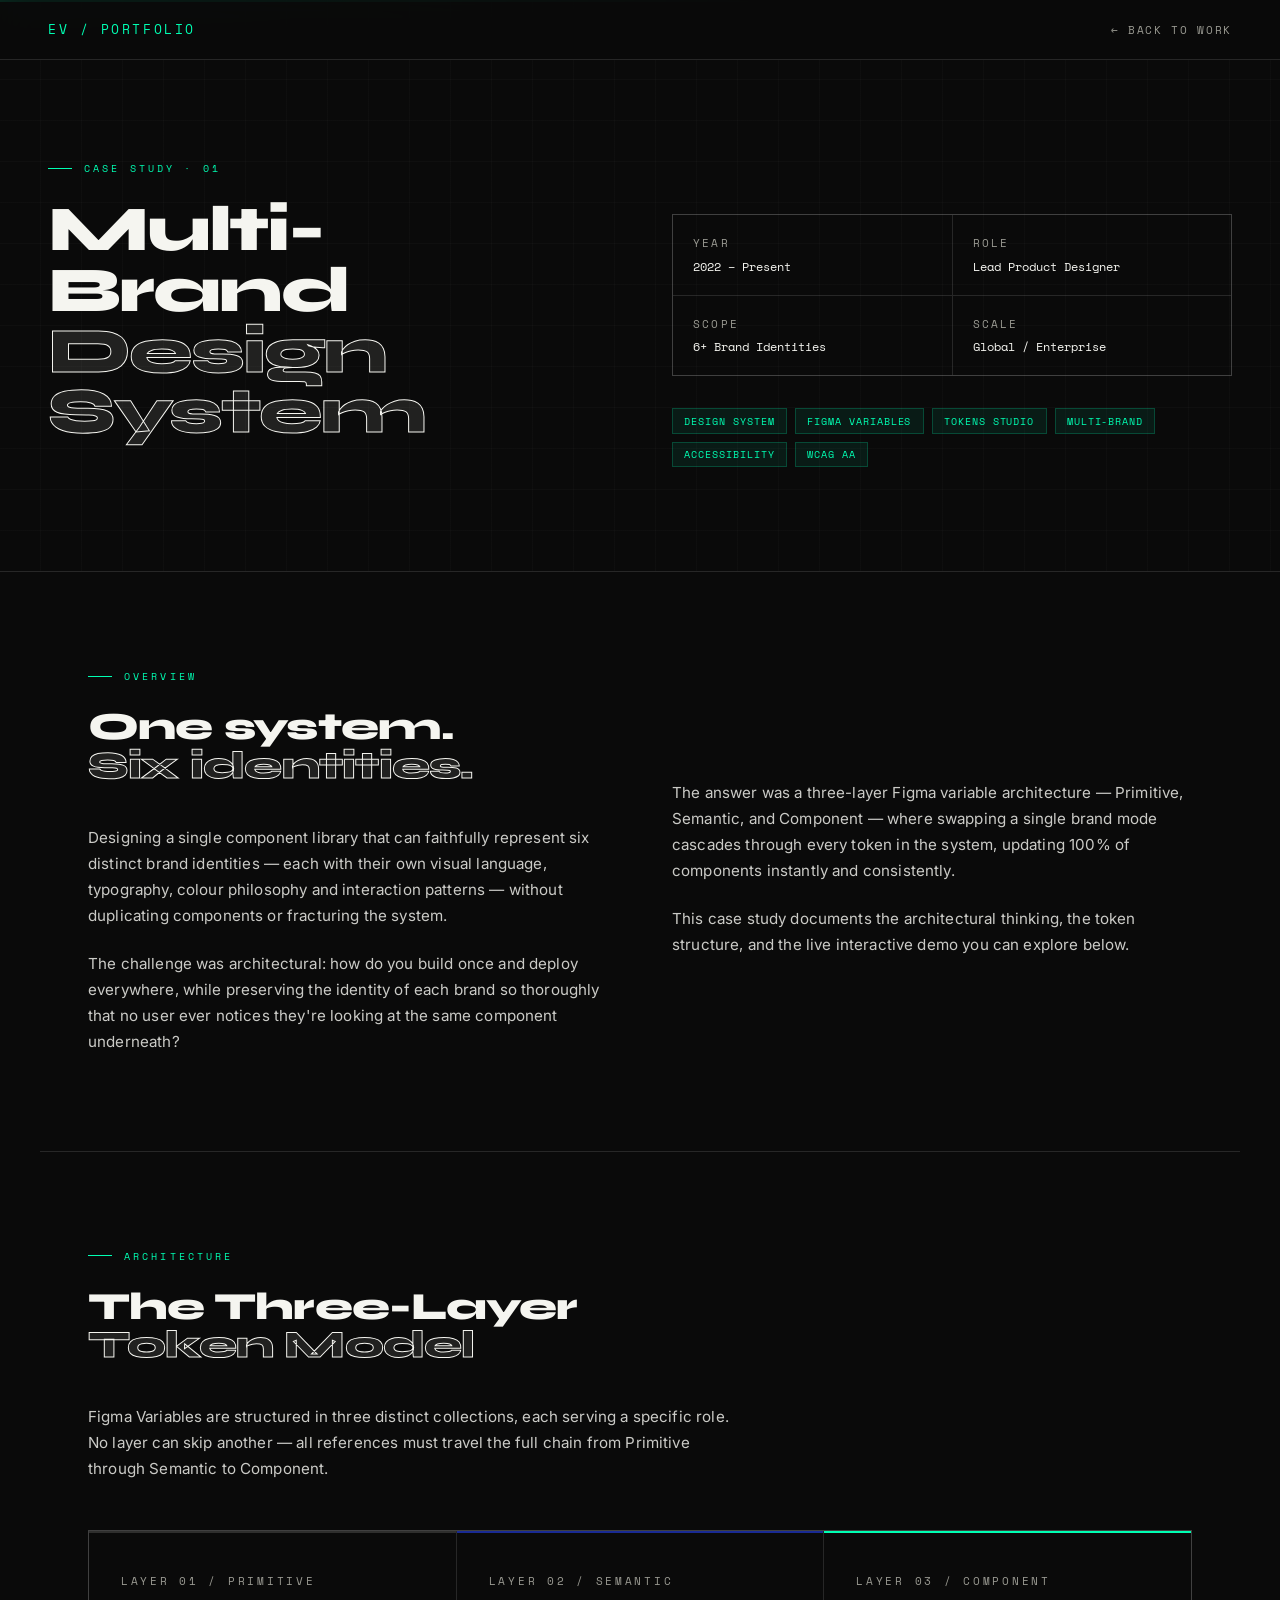
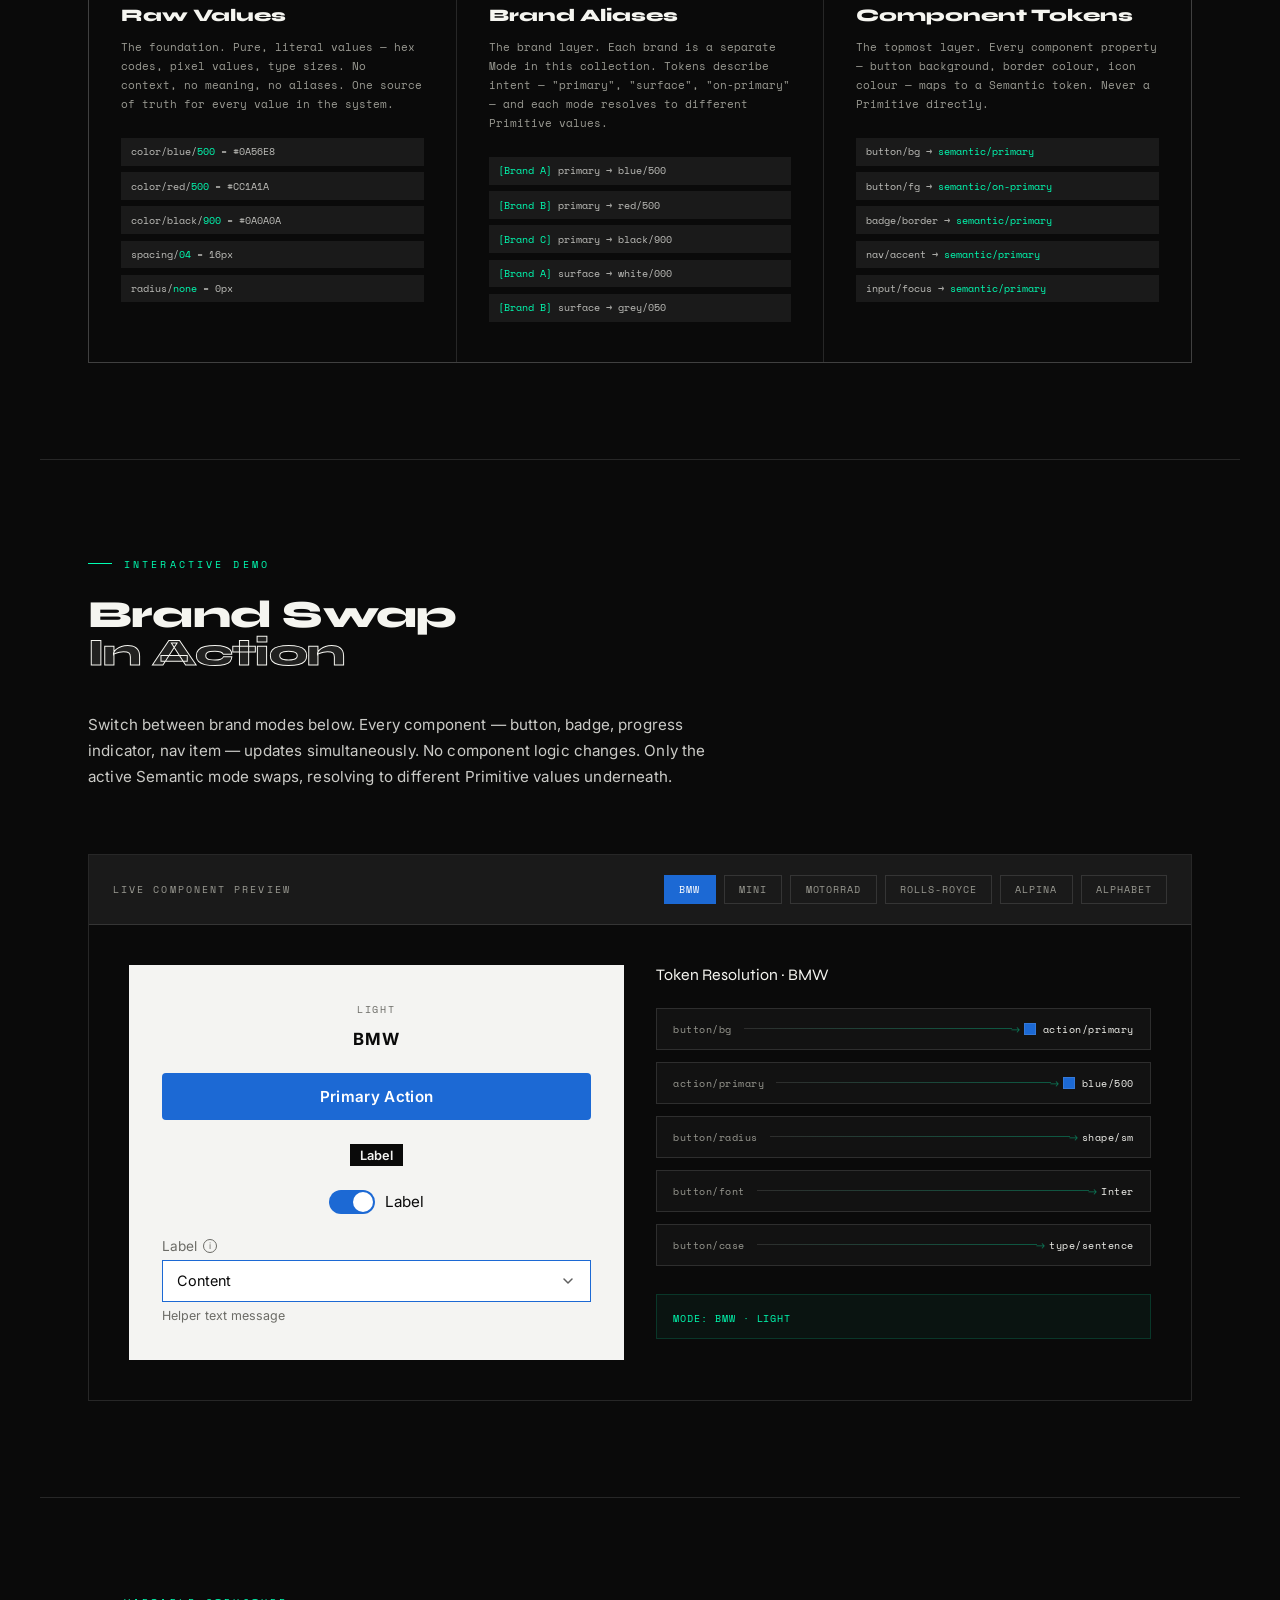
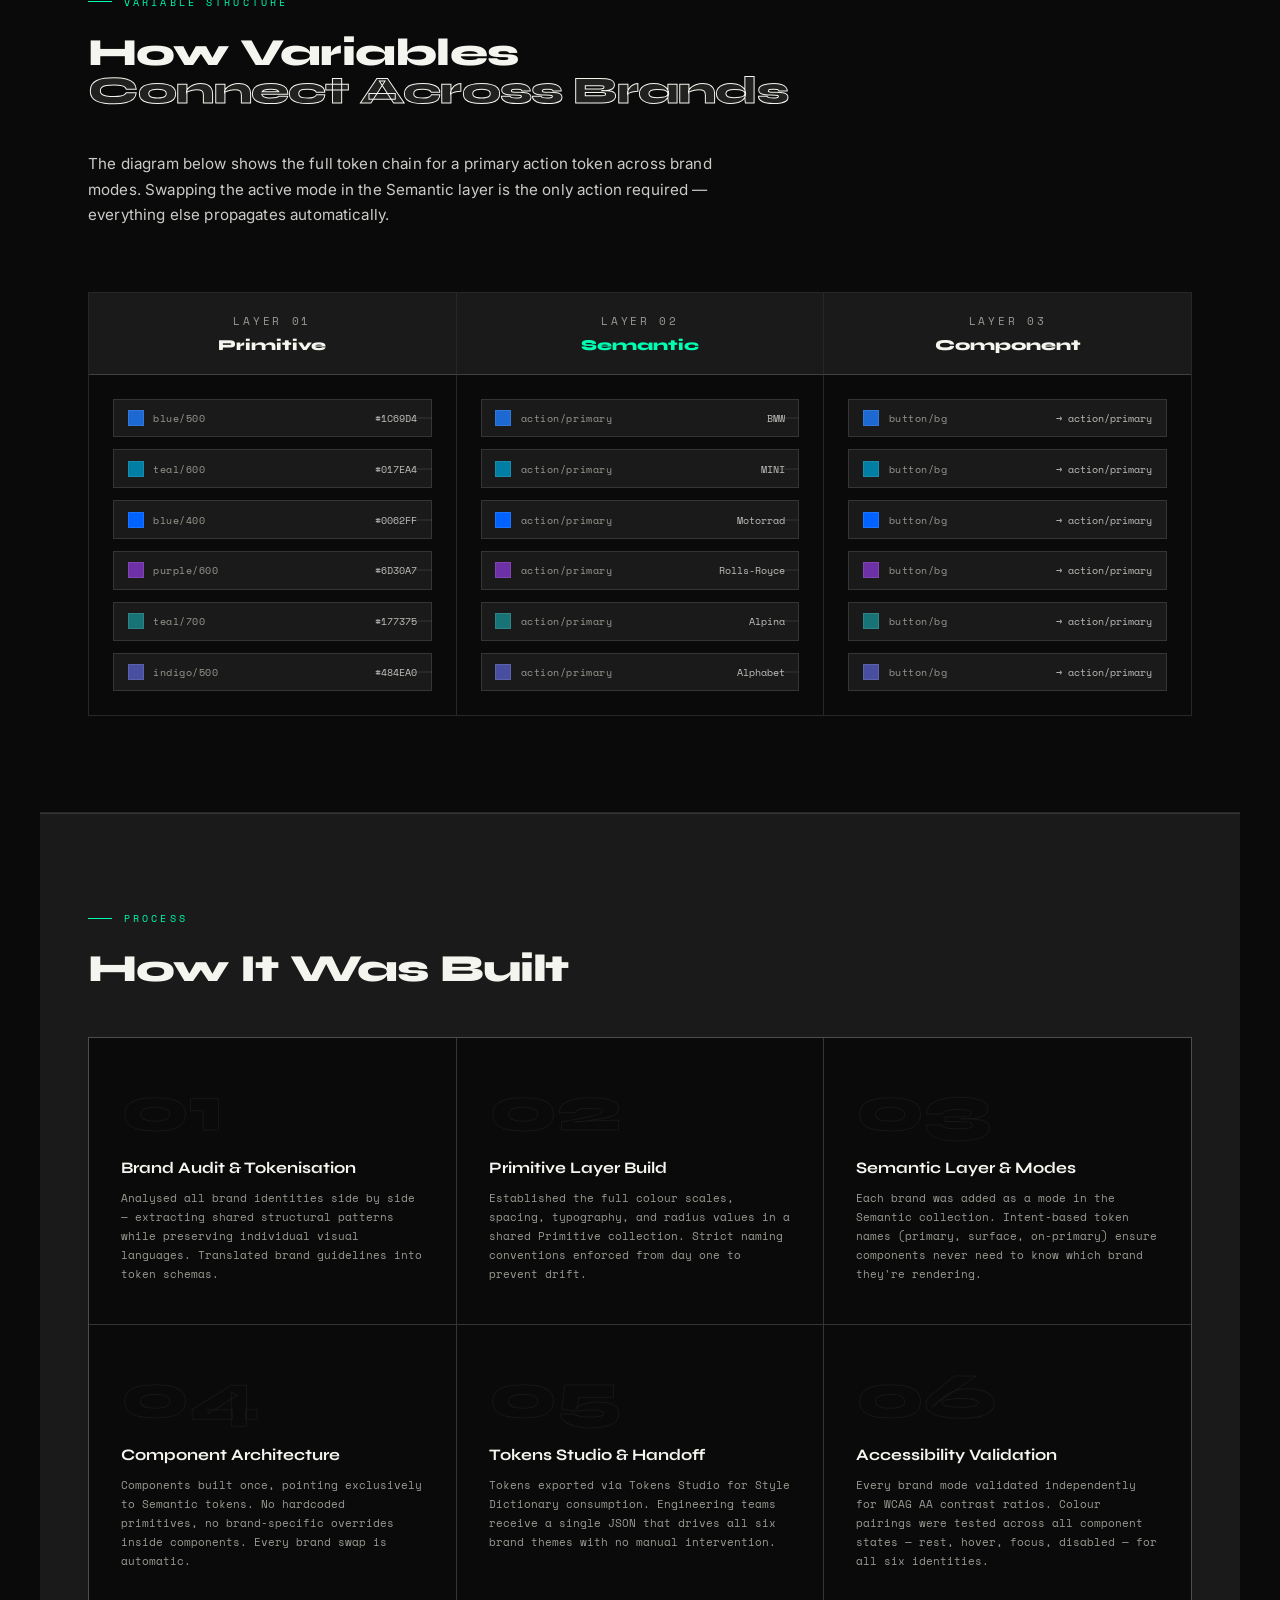
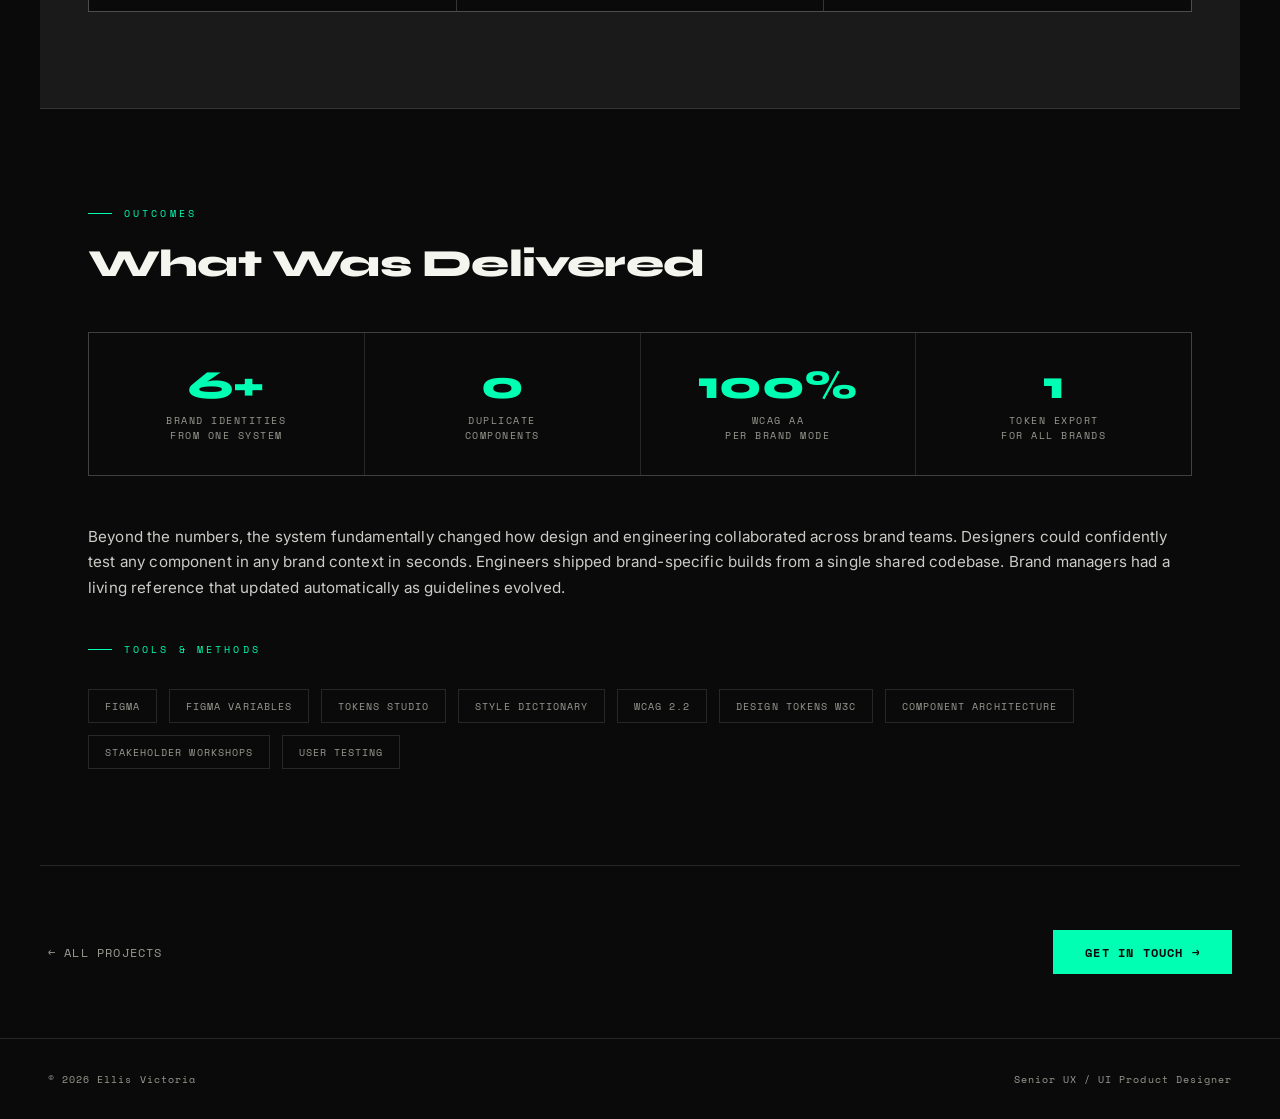
<file: work-design-system.html>
<!DOCTYPE html>
<html lang="en">
<head>
  <meta charset="UTF-8">
  <meta name="viewport" content="width=device-width, initial-scale=1.0">
  <title>Multi-Brand Design System — Ellis Victoria</title>
  <link rel="preconnect" href="https://fonts.googleapis.com">
  <link rel="preconnect" href="https://fonts.gstatic.com" crossorigin>
  <link href="https://fonts.googleapis.com/css2?family=Space+Mono:ital,wght@0,400;0,700;1,400&family=Syne:wght@400;700;800&display=swap" rel="stylesheet">
  <link href="https://fonts.googleapis.com/css2?family=Inter:wght@400;500;600;700&family=Work+Sans:wght@400;500;600;700&family=Oswald:wght@500;600;700&family=Cormorant+Garamond:wght@500;600;700&family=Archivo:wght@400;500;600;700&display=swap" rel="stylesheet">
  <link rel="stylesheet" href="case-study.css">
  <style>
    /* VARIABLE ARCHITECTURE DIAGRAM */
    .var-diagram {
      margin-top: 4rem;
      border: 1px solid var(--border);
      overflow: hidden;
    }
    .var-diagram-header {
      display: grid;
      grid-template-columns: 1fr 1fr 1fr;
      gap: 1px;
      background: var(--border);
      border-bottom: 1px solid var(--border);
    }
    .var-layer-head {
      background: var(--mid);
      padding: 1.25rem 1.5rem;
      text-align: center;
    }
    .var-layer-head-label {
      font-family: var(--font-mono);
      font-size: 0.68rem;
      letter-spacing: 0.25em;
      text-transform: uppercase;
      color: var(--muted);
      margin-bottom: 0.4rem;
    }
    .var-layer-head-title {
      font-family: var(--font-display);
      font-size: 0.95rem;
      font-weight: 800;
      color: var(--white);
    }
    .var-layer-head.active .var-layer-head-title { color: var(--cyan); }

    .var-diagram-body {
      display: grid;
      grid-template-columns: 1fr 1fr 1fr;
      gap: 1px;
      background: var(--border);
    }
    .var-col {
      background: var(--black);
      padding: 1.5rem;
      display: flex;
      flex-direction: column;
      gap: 0.75rem;
    }

    /* Token pills */
    .token-pill {
      display: flex;
      align-items: center;
      gap: 0.6rem;
      padding: 0.65rem 0.85rem;
      background: var(--mid);
      border: 1px solid var(--border);
      position: relative;
    }
    .token-pill::after {
      content: '';
      position: absolute;
      right: -1px;
      top: 50%;
      transform: translateY(-50%);
      width: 1.5rem;
      height: 1px;
      background: var(--border);
    }
    .var-col:last-child .token-pill::after { display: none; }
    .token-swatch {
      width: 16px;
      height: 16px;
      flex-shrink: 0;
      border: 1px solid rgba(255,255,255,0.1);
    }
    .token-name {
      font-family: var(--font-mono);
      font-size: 0.65rem;
      letter-spacing: 0.05em;
      color: var(--muted);
      flex: 1;
    }
    .token-val {
      font-family: var(--font-mono);
      font-size: 0.6rem;
      color: rgba(245,245,240,0.75);
    }

    /* Brand mode columns */
    .brand-mode-tabs {
      display: flex;
      gap: 0.5rem;
      margin-bottom: 1rem;
    }
    .brand-tab {
      font-family: var(--font-mono);
      font-size: 0.6rem;
      letter-spacing: 0.1em;
      text-transform: uppercase;
      padding: 0.35rem 0.75rem;
      border: 1px solid var(--border);
      color: var(--muted);
      cursor: pointer;
      transition: all 0.15s;
      background: transparent;
    }
    .brand-tab.active {
      border-color: var(--cyan);
      color: var(--cyan);
      background: rgba(0,255,179,0.06);
    }
    .brand-tab:hover { border-color: rgba(245,245,240,0.3); color: var(--white); }

    /* Brand swap live demo */
    .brand-demo-wrap {
      margin-top: 4rem;
      border: 1px solid var(--border);
    }
    .brand-demo-header {
      padding: 1.25rem 1.5rem;
      border-bottom: 1px solid var(--border);
      background: var(--mid);
      display: flex;
      justify-content: space-between;
      align-items: center;
    }
    .brand-demo-title {
      font-family: var(--font-mono);
      font-size: 0.65rem;
      letter-spacing: 0.2em;
      text-transform: uppercase;
      color: var(--muted);
    }
    .brand-switcher {
      display: flex;
      gap: 0.5rem;
    }
    .brand-btn {
      font-family: var(--font-mono);
      font-size: 0.6rem;
      letter-spacing: 0.1em;
      text-transform: uppercase;
      padding: 0.4rem 0.9rem;
      border: 1px solid var(--border);
      color: var(--muted);
      cursor: pointer;
      transition: all 0.2s;
      background: transparent;
    }
    .brand-btn.active {
      color: var(--black);
      border-color: transparent;
    }
    .brand-demo-body {
      padding: 2.5rem;
      display: grid;
      grid-template-columns: 1fr 1fr;
      gap: 2rem;
    }
        /* Component preview — themed per brand */
    .comp-stage {
      --stage-bg: #f4f4f2;
      --stage-fg: #0a0a0a;
      --stage-muted: #6b6b66;
      --stage-border: #cfcfca;
      --stage-field: #ffffff;
      --stage-font: 'Inter', sans-serif;
      background: var(--stage-bg);
      color: var(--stage-fg);
      border: 1px solid var(--border);
      padding: 2.25rem 2rem;
      display: flex;
      flex-direction: column;
      gap: 1.5rem;
      transition: background 0.3s, color 0.3s;
    }
    .comp-stage.dark {
      --stage-bg: #0a0a0a;
      --stage-fg: #f5f5f0;
      --stage-muted: #9a9a92;
      --stage-border: #2a2a2a;
      --stage-field: #141414;
    }
    .stage-theme-label {
      font-family: var(--font-mono);
      font-size: 0.62rem;
      letter-spacing: 0.2em;
      text-transform: uppercase;
      color: var(--stage-muted);
      text-align: center;
    }
    .stage-brand-name {
      font-family: var(--stage-font);
      font-size: 1.05rem;
      font-weight: 700;
      letter-spacing: 0.04em;
      text-transform: uppercase;
      color: var(--stage-fg);
      text-align: center;
      margin-top: -0.75rem;
    }
    .comp-btn {
      padding: 0.9rem 1.75rem;
      font-family: var(--stage-font);
      font-size: 0.95rem;
      font-weight: 600;
      border: none;
      cursor: default;
      width: 100%;
      transition: background 0.3s, color 0.3s, border-radius 0.3s, letter-spacing 0.3s;
    }
    .comp-label-badge {
      align-self: center;
      font-family: var(--stage-font);
      font-size: 0.8rem;
      font-weight: 600;
      padding: 0.2rem 0.6rem;
      background: var(--stage-fg);
      color: var(--stage-bg);
      width: fit-content;
    }
    .comp-switch {
      display: flex;
      align-items: center;
      gap: 0.6rem;
      justify-content: center;
    }
    .comp-switch-track {
      width: 46px;
      height: 24px;
      border-radius: 999px;
      background: #cfcfca;
      position: relative;
      transition: background 0.3s;
      display: inline-block;
      flex-shrink: 0;
    }
    .comp-switch-knob {
      position: absolute;
      top: 2px;
      left: 2px;
      width: 20px;
      height: 20px;
      border-radius: 50%;
      background: #ffffff;
      transition: transform 0.3s;
    }
    .comp-switch-track.on .comp-switch-knob { transform: translateX(22px); }
    .comp-switch-text {
      font-family: var(--stage-font);
      font-size: 0.95rem;
      color: var(--stage-fg);
    }
    .comp-field { display: flex; flex-direction: column; gap: 0.4rem; }
    .comp-field-label {
      font-family: var(--stage-font);
      font-size: 0.85rem;
      color: var(--stage-muted);
      display: flex;
      align-items: center;
      gap: 0.4rem;
    }
    .comp-field-info {
      width: 14px; height: 14px;
      border: 1px solid currentColor;
      border-radius: 50%;
      font-size: 0.55rem;
      display: inline-flex;
      align-items: center;
      justify-content: center;
    }
    .comp-select-chevron {
      flex-shrink: 0;
      opacity: 0.65;
    }
    .comp-select {
      display: flex;
      justify-content: space-between;
      align-items: center;
      padding: 0.7rem 0.9rem;
      border: 1px solid var(--stage-border);
      background: var(--stage-field);
      font-family: var(--stage-font);
      font-size: 0.9rem;
      color: var(--stage-fg);
      transition: border-color 0.3s;
    }
    .comp-field-helper {
      font-family: var(--stage-font);
      font-size: 0.78rem;
      color: var(--stage-muted);
    }

    /* Token resolve panel */
    .token-resolve {
      display: flex;
      flex-direction: column;
      gap: 0.75rem;
    }
    .resolve-row {
      display: grid;
      grid-template-columns: auto 1fr auto;
      align-items: center;
      gap: 0.75rem;
      padding: 0.75rem 1rem;
      background: rgba(245,245,240,0.03);
      border: 1px solid var(--border);
    }
    .resolve-token-name {
      font-family: var(--font-mono);
      font-size: 0.65rem;
      color: var(--muted);
      letter-spacing: 0.05em;
    }
    .resolve-arrow {
      width: 100%;
      height: 1px;
      background: linear-gradient(90deg, var(--border) 0%, rgba(0,255,179,0.3) 100%);
      position: relative;
    }
    .resolve-arrow::after {
      content: '→';
      position: absolute;
      right: -8px;
      top: 50%;
      transform: translateY(-50%);
      font-size: 0.7rem;
      color: rgba(0,255,179,0.4);
    }
    .resolve-value {
      font-family: var(--font-mono);
      font-size: 0.65rem;
      color: var(--white);
      letter-spacing: 0.05em;
      display: flex;
      align-items: center;
      gap: 0.4rem;
      white-space: nowrap;
    }
    .resolve-swatch {
      width: 12px;
      height: 12px;
      flex-shrink: 0;
      border: 1px solid rgba(255,255,255,0.1);
      transition: background 0.3s;
    }

    /* LAYER EXPLAINER */
    .layer-explainer {
      display: grid;
      grid-template-columns: 1fr 1fr 1fr;
      gap: 1px;
      background: var(--border);
      border: 1px solid var(--border);
      margin-top: 3rem;
    }
    .layer-card {
      background: var(--black);
      padding: 2.5rem 2rem;
      border-top: 2px solid transparent;
    }
    .layer-card:nth-child(1) { border-top-color: rgba(245,245,240,0.15); }
    .layer-card:nth-child(2) { border-top-color: rgba(36,64,238,0.6); }
    .layer-card:nth-child(3) { border-top-color: var(--cyan); }
    .layer-card-num {
      font-family: var(--font-mono);
      font-size: 0.68rem;
      letter-spacing: 0.25em;
      text-transform: uppercase;
      color: var(--muted);
      margin-bottom: 1rem;
    }
    .layer-card-title {
      font-size: 1.1rem;
      font-weight: 800;
      margin-bottom: 0.75rem;
    }
    .layer-card-desc {
      font-family: var(--font-mono);
      font-size: 0.68rem;
      line-height: 1.75;
      color: var(--muted);
      margin-bottom: 1.5rem;
    }
    .layer-example {
      display: flex;
      flex-direction: column;
      gap: 0.4rem;
    }
    .layer-ex-row {
      font-family: var(--font-mono);
      font-size: 0.62rem;
      color: rgba(245,245,240,0.75);
      padding: 0.4rem 0.6rem;
      background: var(--mid);
    }
    .layer-ex-row span { color: var(--cyan); }

    @media (max-width: 900px) {
      .layer-explainer { grid-template-columns: 1fr; }
      .brand-demo-body { grid-template-columns: 1fr; }
      .var-diagram-header, .var-diagram-body { grid-template-columns: 1fr; }
      .brand-demo-header { flex-direction: column; align-items: stretch; gap: 1rem; }
      .brand-switcher { flex-wrap: wrap; gap: 0.4rem; }
      .brand-btn { flex: 1 1 auto; text-align: center; }
    }
  </style>
</head>
<body>
  <a href="#main" class="skip-link">Skip to content</a>

  <!-- NAV -->
  <nav aria-label="Primary">
    <a href="index.html" class="nav-logo">EV / Portfolio</a>
    <a href="index.html#work" class="nav-back">Back to work</a>
  </nav>

  <!-- HERO -->
  <header class="cs-hero">
    <div class="cs-hero-bg"></div>
    <div class="cs-hero-accent"></div>

    <div class="cs-hero-left">
      <div class="cs-label">Case Study · 01</div>
      <h1 class="cs-title">
        Multi-Brand<br>
        <span>Design System</span>
      </h1>

    </div>

    <div class="cs-hero-right">
      <div class="cs-meta-row">
        <div class="cs-meta-cell">
          <div class="cs-meta-key">Year</div>
          <div class="cs-meta-val">2022 – Present</div>
        </div>
        <div class="cs-meta-cell">
          <div class="cs-meta-key">Role</div>
          <div class="cs-meta-val">Lead Product Designer</div>
        </div>
        <div class="cs-meta-cell">
          <div class="cs-meta-key">Scope</div>
          <div class="cs-meta-val">6+ Brand Identities</div>
        </div>
        <div class="cs-meta-cell">
          <div class="cs-meta-key">Scale</div>
          <div class="cs-meta-val">Global / Enterprise</div>
        </div>
      </div>
      <div class="cs-tags">
        <span class="cs-tag">Design System</span>
        <span class="cs-tag">Figma Variables</span>
        <span class="cs-tag">Tokens Studio</span>
        <span class="cs-tag">Multi-brand</span>
        <span class="cs-tag">Accessibility</span>
        <span class="cs-tag">WCAG AA</span>
      </div>
    </div>
  </header>

  <main class="cs-body" id="main">
    <!-- OVERVIEW -->
    <section class="cs-section reveal">
      <div class="cs-label">Overview</div>
      <div class="cs-two-col">
        <div>
          <h2 class="cs-section-title">One system.<br><em>Six identities.</em></h2>
          <div class="cs-prose">
            <p>Designing a single component library that can faithfully represent six distinct brand identities — each with their own visual language, typography, colour philosophy and interaction patterns — without duplicating components or fracturing the system.</p>
            <p>The challenge was architectural: how do you build once and deploy everywhere, while preserving the identity of each brand so thoroughly that no user ever notices they're looking at the same component underneath?</p>
          </div>
        </div>
        <div class="cs-prose" style="padding-top: 4.5rem;">
          <p>The answer was a three-layer Figma variable architecture — Primitive, Semantic, and Component — where swapping a single brand mode cascades through every token in the system, updating 100% of components instantly and consistently.</p>
          <p>This case study documents the architectural thinking, the token structure, and the live interactive demo you can explore below.</p>
        </div>
      </div>
    </section>

    <!-- TOKEN ARCHITECTURE -->
    <section class="cs-section reveal">
      <div class="cs-label">Architecture</div>
      <h2 class="cs-section-title">The Three-Layer<br><em>Token Model</em></h2>
      <div class="cs-prose">
        <p>Figma Variables are structured in three distinct collections, each serving a specific role. No layer can skip another — all references must travel the full chain from Primitive through Semantic to Component.</p>
      </div>

      <div class="layer-explainer">
        <div class="layer-card">
          <div class="layer-card-num">Layer 01 / Primitive</div>
          <div class="layer-card-title">Raw Values</div>
          <div class="layer-card-desc">The foundation. Pure, literal values — hex codes, pixel values, type sizes. No context, no meaning, no aliases. One source of truth for every value in the system.</div>
          <div class="layer-example">
            <div class="layer-ex-row">color/blue/<span>500</span> = #0A56E8</div>
            <div class="layer-ex-row">color/red/<span>500</span> = #CC1A1A</div>
            <div class="layer-ex-row">color/black/<span>900</span> = #0A0A0A</div>
            <div class="layer-ex-row">spacing/<span>04</span> = 16px</div>
            <div class="layer-ex-row">radius/<span>none</span> = 0px</div>
          </div>
        </div>
        <div class="layer-card">
          <div class="layer-card-num">Layer 02 / Semantic</div>
          <div class="layer-card-title">Brand Aliases</div>
          <div class="layer-card-desc">The brand layer. Each brand is a separate Mode in this collection. Tokens describe intent — "primary", "surface", "on-primary" — and each mode resolves to different Primitive values.</div>
          <div class="layer-example">
            <div class="layer-ex-row"><span>[Brand A]</span> primary → blue/500</div>
            <div class="layer-ex-row"><span>[Brand B]</span> primary → red/500</div>
            <div class="layer-ex-row"><span>[Brand C]</span> primary → black/900</div>
            <div class="layer-ex-row"><span>[Brand A]</span> surface → white/000</div>
            <div class="layer-ex-row"><span>[Brand B]</span> surface → grey/050</div>
          </div>
        </div>
        <div class="layer-card">
          <div class="layer-card-num">Layer 03 / Component</div>
          <div class="layer-card-title">Component Tokens</div>
          <div class="layer-card-desc">The topmost layer. Every component property — button background, border colour, icon colour — maps to a Semantic token. Never a Primitive directly.</div>
          <div class="layer-example">
            <div class="layer-ex-row">button/bg → <span>semantic/primary</span></div>
            <div class="layer-ex-row">button/fg → <span>semantic/on-primary</span></div>
            <div class="layer-ex-row">badge/border → <span>semantic/primary</span></div>
            <div class="layer-ex-row">nav/accent → <span>semantic/primary</span></div>
            <div class="layer-ex-row">input/focus → <span>semantic/primary</span></div>
          </div>
        </div>
      </div>
    </section>

    <!-- LIVE BRAND SWAP DEMO -->
    <section class="cs-section reveal">
      <div class="cs-label">Interactive Demo</div>
      <h2 class="cs-section-title">Brand Swap<br><em>In Action</em></h2>
      <div class="cs-prose">
        <p>Switch between brand modes below. Every component — button, badge, progress indicator, nav item — updates simultaneously. No component logic changes. Only the active Semantic mode swaps, resolving to different Primitive values underneath.</p>
      </div>

      <div class="brand-demo-wrap">
        <div class="brand-demo-header">
          <span class="brand-demo-title">Live Component Preview</span>
          <div class="brand-switcher" role="group" aria-label="Select brand mode">
            <button class="brand-btn" data-brand="bmw" aria-pressed="true" onclick="swapBrand('bmw')">BMW</button>
            <button class="brand-btn" data-brand="mini" aria-pressed="false" onclick="swapBrand('mini')">MINI</button>
            <button class="brand-btn" data-brand="motorrad" aria-pressed="false" onclick="swapBrand('motorrad')">Motorrad</button>
            <button class="brand-btn" data-brand="rollsroyce" aria-pressed="false" onclick="swapBrand('rollsroyce')">Rolls-Royce</button>
            <button class="brand-btn" data-brand="alpina" aria-pressed="false" onclick="swapBrand('alpina')">Alpina</button>
            <button class="brand-btn" data-brand="alphabet" aria-pressed="false" onclick="swapBrand('alphabet')">Alphabet</button>
          </div>
        </div>

        <div class="brand-demo-body">
          <div class="comp-stage" id="comp-stage">
            <div class="stage-theme-label" id="stage-theme">Light</div>
            <div class="stage-brand-name" id="stage-brand">BMW</div>
            <button class="comp-btn" id="demo-btn">Primary Action</button>
            <span class="comp-label-badge">Label</span>
            <label class="comp-switch">
              <span class="comp-switch-track on" id="demo-switch"><span class="comp-switch-knob"></span></span>
              <span class="comp-switch-text">Label</span>
            </label>
            <div class="comp-field">
              <div class="comp-field-label">Label <span class="comp-field-info">i</span></div>
              <div class="comp-select" id="demo-select">
                <span>Content</span>
                <svg class="comp-select-chevron" width="16" height="16" viewBox="0 0 24 24" fill="none" stroke="currentColor" stroke-width="2.25" stroke-linecap="round" stroke-linejoin="round" aria-hidden="true"><polyline points="6 9 12 15 18 9"></polyline></svg>
              </div>              
              <div class="comp-field-helper">Helper text message</div>
            </div>
          </div>

          <div class="comp-preview token-resolve" id="token-resolve-panel"></div>
        </div>
      </div>
    </section>

        <!-- VARIABLE ARCHITECTURE SCHEMATIC -->
    <section class="cs-section reveal">
      <div class="cs-label">Variable Structure</div>
      <h2 class="cs-section-title">How Variables<br><em>Connect Across Brands</em></h2>
      <div class="cs-prose">
        <p>The diagram below shows the full token chain for a primary action token across brand modes. Swapping the active mode in the Semantic layer is the only action required — everything else propagates automatically.</p>
      </div>

      <div class="var-diagram">
        <div class="var-diagram-header">
          <div class="var-layer-head">
            <div class="var-layer-head-label">Layer 01</div>
            <div class="var-layer-head-title">Primitive</div>
          </div>
          <div class="var-layer-head active">
            <div class="var-layer-head-label">Layer 02</div>
            <div class="var-layer-head-title">Semantic</div>
          </div>
          <div class="var-layer-head">
            <div class="var-layer-head-label">Layer 03</div>
            <div class="var-layer-head-title">Component</div>
          </div>
        </div>
        <div class="var-diagram-body">
          <!-- PRIMITIVE -->
          <div class="var-col">
            <div class="token-pill"><span class="token-swatch" style="background:#1C69D4;"></span><span class="token-name">blue/500</span><span class="token-val">#1C69D4</span></div>
            <div class="token-pill"><span class="token-swatch" style="background:#017EA4;"></span><span class="token-name">teal/600</span><span class="token-val">#017EA4</span></div>
            <div class="token-pill"><span class="token-swatch" style="background:#0062FF;"></span><span class="token-name">blue/400</span><span class="token-val">#0062FF</span></div>
            <div class="token-pill"><span class="token-swatch" style="background:#6D30A7;"></span><span class="token-name">purple/600</span><span class="token-val">#6D30A7</span></div>
            <div class="token-pill"><span class="token-swatch" style="background:#177375;"></span><span class="token-name">teal/700</span><span class="token-val">#177375</span></div>
            <div class="token-pill"><span class="token-swatch" style="background:#484EA0;"></span><span class="token-name">indigo/500</span><span class="token-val">#484EA0</span></div>
          </div>
          <!-- SEMANTIC -->
          <div class="var-col">
            <div class="token-pill"><span class="token-swatch" style="background:#1C69D4;"></span><span class="token-name">action/primary</span><span class="token-val">BMW</span></div>
            <div class="token-pill"><span class="token-swatch" style="background:#017EA4;"></span><span class="token-name">action/primary</span><span class="token-val">MINI</span></div>
            <div class="token-pill"><span class="token-swatch" style="background:#0062FF;"></span><span class="token-name">action/primary</span><span class="token-val">Motorrad</span></div>
            <div class="token-pill"><span class="token-swatch" style="background:#6D30A7;"></span><span class="token-name">action/primary</span><span class="token-val">Rolls-Royce</span></div>
            <div class="token-pill"><span class="token-swatch" style="background:#177375;"></span><span class="token-name">action/primary</span><span class="token-val">Alpina</span></div>
            <div class="token-pill"><span class="token-swatch" style="background:#484EA0;"></span><span class="token-name">action/primary</span><span class="token-val">Alphabet</span></div>
          </div>
          <!-- COMPONENT -->
          <div class="var-col">
            <div class="token-pill"><span class="token-swatch" style="background:#1C69D4;"></span><span class="token-name">button/bg</span><span class="token-val">→ action/primary</span></div>
            <div class="token-pill"><span class="token-swatch" style="background:#017EA4;"></span><span class="token-name">button/bg</span><span class="token-val">→ action/primary</span></div>
            <div class="token-pill"><span class="token-swatch" style="background:#0062FF;"></span><span class="token-name">button/bg</span><span class="token-val">→ action/primary</span></div>
            <div class="token-pill"><span class="token-swatch" style="background:#6D30A7;"></span><span class="token-name">button/bg</span><span class="token-val">→ action/primary</span></div>
            <div class="token-pill"><span class="token-swatch" style="background:#177375;"></span><span class="token-name">button/bg</span><span class="token-val">→ action/primary</span></div>
            <div class="token-pill"><span class="token-swatch" style="background:#484EA0;"></span><span class="token-name">button/bg</span><span class="token-val">→ action/primary</span></div>
          </div>
        </div>
      </div>
    </section>

    <!-- PROCESS -->
    <section class="cs-section reveal" style="background:var(--mid); border-top:1px solid var(--border);">
      <div class="cs-label">Process</div>
      <h2 class="cs-section-title">How It Was Built</h2>
      <div class="process-grid">
        <div class="process-step">
          <div class="process-accent"></div>
          <div class="process-num">01</div>
          <div class="process-step-title">Brand Audit & Tokenisation</div>
          <div class="process-step-desc">Analysed all brand identities side by side — extracting shared structural patterns while preserving individual visual languages. Translated brand guidelines into token schemas.</div>
        </div>
        <div class="process-step">
          <div class="process-accent"></div>
          <div class="process-num">02</div>
          <div class="process-step-title">Primitive Layer Build</div>
          <div class="process-step-desc">Established the full colour scales, spacing, typography, and radius values in a shared Primitive collection. Strict naming conventions enforced from day one to prevent drift.</div>
        </div>
        <div class="process-step">
          <div class="process-accent"></div>
          <div class="process-num">03</div>
          <div class="process-step-title">Semantic Layer & Modes</div>
          <div class="process-step-desc">Each brand was added as a mode in the Semantic collection. Intent-based token names (primary, surface, on-primary) ensure components never need to know which brand they're rendering.</div>
        </div>
        <div class="process-step">
          <div class="process-accent"></div>
          <div class="process-num">04</div>
          <div class="process-step-title">Component Architecture</div>
          <div class="process-step-desc">Components built once, pointing exclusively to Semantic tokens. No hardcoded primitives, no brand-specific overrides inside components. Every brand swap is automatic.</div>
        </div>
        <div class="process-step">
          <div class="process-accent"></div>
          <div class="process-num">05</div>
          <div class="process-step-title">Tokens Studio & Handoff</div>
          <div class="process-step-desc">Tokens exported via Tokens Studio for Style Dictionary consumption. Engineering teams receive a single JSON that drives all six brand themes with no manual intervention.</div>
        </div>
        <div class="process-step">
          <div class="process-accent"></div>
          <div class="process-num">06</div>
          <div class="process-step-title">Accessibility Validation</div>
          <div class="process-step-desc">Every brand mode validated independently for WCAG AA contrast ratios. Colour pairings were tested across all component states — rest, hover, focus, disabled — for all six identities.</div>
        </div>
      </div>
    </section>

    <!-- OUTCOMES -->
    <section class="cs-section reveal">
      <div class="cs-label">Outcomes</div>
      <h2 class="cs-section-title">What Was Delivered</h2>
      <div class="outcomes-grid">
        <div class="outcome-cell">
          <div class="outcome-num">6+</div>
          <div class="outcome-label">Brand Identities<br>from one system</div>
        </div>
        <div class="outcome-cell">
          <div class="outcome-num">0</div>
          <div class="outcome-label">Duplicate<br>Components</div>
        </div>
        <div class="outcome-cell">
          <div class="outcome-num">100%</div>
          <div class="outcome-label">WCAG AA<br>per brand mode</div>
        </div>
        <div class="outcome-cell">
          <div class="outcome-num">1</div>
          <div class="outcome-label">Token export<br>for all brands</div>
        </div>
      </div>
      <div class="cs-prose" style="margin-top:3rem; max-width:none;">
        <p>Beyond the numbers, the system fundamentally changed how design and engineering collaborated across brand teams. Designers could confidently test any component in any brand context in seconds. Engineers shipped brand-specific builds from a single shared codebase. Brand managers had a living reference that updated automatically as guidelines evolved.</p>
      </div>

      <div style="margin-top:2.5rem;">
        <div class="cs-label" style="margin-bottom:1.5rem;">Tools & Methods</div>
        <div class="tools-row">
          <span class="tool-chip">Figma</span>
          <span class="tool-chip">Figma Variables</span>
          <span class="tool-chip">Tokens Studio</span>
          <span class="tool-chip">Style Dictionary</span>
          <span class="tool-chip">WCAG 2.2</span>
          <span class="tool-chip">Design Tokens W3C</span>
          <span class="tool-chip">Component Architecture</span>
          <span class="tool-chip">Stakeholder Workshops</span>
          <span class="tool-chip">User Testing</span>
        </div>
      </div>
    </section>

  </main>

  <!-- FOOT NAV -->
  <div class="cs-foot-nav">
    <a href="index.html#work" class="cs-foot-back">All Projects</a>
    <a href="index.html#contact" class="btn-primary" style="padding:0.85rem 2rem; font-family:var(--font-mono); font-size:0.75rem; font-weight:700; letter-spacing:0.1em; text-transform:uppercase; background:var(--cyan); color:var(--black);">Get in Touch →</a>
  </div>

  <footer>
    <span class="footer-copy">© 2026 Ellis Victoria</span>
    <span class="footer-copy">Senior UX / UI Product Designer</span>
  </footer>

     <script>
    const brands = {
      bmw:        { name:'BMW',         primary:'#1C69D4', onPrimary:'#ffffff', font:"'Inter', sans-serif",             radius:'4px',   transform:'none',      spacing:'0.02em', theme:'light', prim:'blue/500',   shape:'shape/sm',   type:'type/sentence' },
      mini:       { name:'MINI',        primary:'#017EA4', onPrimary:'#ffffff', font:"'Work Sans', sans-serif",         radius:'999px', transform:'none',      spacing:'0.02em', theme:'light', prim:'teal/600',   shape:'shape/pill', type:'type/sentence' },
      motorrad:   { name:'Motorrad',    primary:'#0D0D0D', onPrimary:'#ffffff', font:"'Oswald', sans-serif",            radius:'0',     transform:'uppercase', spacing:'0.05em', theme:'light', prim:'black/900',  shape:'shape/none', type:'type/upper' },
      rollsroyce: { name:'Rolls-Royce', primary:'#6D30A7', onPrimary:'#ffffff', font:"'Cormorant Garamond', serif",     radius:'999px', transform:'uppercase', spacing:'0.18em', theme:'light', prim:'purple/600', shape:'shape/pill', type:'type/upper-wide' },
      alpina:     { name:'Alpina',      primary:'#9FE6CC', onPrimary:'#0A1A14', font:"'Archivo', sans-serif",           radius:'999px', transform:'none',      spacing:'0.02em', theme:'dark',  prim:'mint/300',   shape:'shape/pill', type:'type/sentence' },
      alphabet:   { name:'Alphabet',    primary:'#484EA0', onPrimary:'#ffffff', font:"'Inter', sans-serif",             radius:'999px', transform:'none',      spacing:'0.02em', theme:'light', prim:'indigo/500', shape:'shape/pill', type:'type/sentence' },
    };

    function swapBrand(key) {
      const b = brands[key];

      document.querySelectorAll('.brand-btn').forEach(btn => {
        const isActive = btn.dataset.brand === key;
        btn.classList.toggle('active', isActive);
        btn.setAttribute('aria-pressed', isActive ? 'true' : 'false');
        btn.style.background = isActive ? b.primary : '';
        btn.style.color = isActive ? b.onPrimary : '';
      });

      const stage = document.getElementById('comp-stage');
      stage.classList.toggle('dark', b.theme === 'dark');
      stage.style.setProperty('--stage-font', b.font);
      document.getElementById('stage-theme').textContent = b.theme === 'dark' ? 'Dark' : 'Light';
      document.getElementById('stage-brand').textContent = b.name;

      const btn = document.getElementById('demo-btn');
      btn.style.background = b.primary;
      btn.style.color = b.onPrimary;
      btn.style.borderRadius = b.radius;
      btn.style.textTransform = b.transform;
      btn.style.letterSpacing = b.spacing;

      const sw = document.getElementById('demo-switch');
      sw.classList.add('on');
      sw.style.background = b.primary;

      document.getElementById('demo-select').style.borderColor = b.primary;

      const panel = document.getElementById('token-resolve-panel');
      panel.innerHTML = `
        <div class="comp-preview-label" style="margin-bottom:0.75rem;">Token Resolution · ${b.name}</div>
        <div class="resolve-row">
          <span class="resolve-token-name">button/bg</span>
          <span class="resolve-arrow"></span>
          <span class="resolve-value"><span class="resolve-swatch" style="background:${b.primary}"></span> action/primary</span>
        </div>
        <div class="resolve-row">
          <span class="resolve-token-name">action/primary</span>
          <span class="resolve-arrow"></span>
          <span class="resolve-value"><span class="resolve-swatch" style="background:${b.primary}"></span> ${b.prim}</span>
        </div>
        <div class="resolve-row">
          <span class="resolve-token-name">button/radius</span>
          <span class="resolve-arrow"></span>
          <span class="resolve-value">${b.shape}</span>
        </div>
        <div class="resolve-row">
          <span class="resolve-token-name">button/font</span>
          <span class="resolve-arrow"></span>
          <span class="resolve-value">${b.font.split(',')[0].replace(/'/g, '')}</span>
        </div>
        <div class="resolve-row">
          <span class="resolve-token-name">button/case</span>
          <span class="resolve-arrow"></span>
          <span class="resolve-value">${b.type}</span>
        </div>
        <div style="margin-top:1rem; padding:0.75rem 1rem; background:rgba(0,255,179,0.04); border:1px solid rgba(0,255,179,0.15);">
          <span style="font-family:var(--font-mono); font-size:0.6rem; color:var(--cyan); letter-spacing:0.1em;">MODE: ${b.name} · ${b.theme.toUpperCase()}</span>
        </div>
      `;
    }

    swapBrand('bmw');

    const prefersReducedMotion = window.matchMedia('(prefers-reduced-motion: reduce)').matches;
    if (prefersReducedMotion) {
      document.querySelectorAll('.reveal').forEach(el => el.classList.add('visible'));
    } else {
      const observer = new IntersectionObserver((entries) => {
        entries.forEach(e => { if (e.isIntersecting) e.target.classList.add('visible'); });
      }, { threshold: 0.1 });
      document.querySelectorAll('.reveal').forEach(el => observer.observe(el));
    }
  </script>
</body>
</html>
</file>
<file: case-study.css>
/* ==========================================================================
   case-study.css — shared base styles for all work-*.html case-study pages
   Page-specific CSS stays inline in each page:
     - work-galp.html         → .icon-styles-grid
     - work-design-system.html → brand demo + swapBrand() JS + .brand-* / .comp-* / .var-* / .layer-* / .token-*
   ========================================================================== */

*, *::before, *::after { box-sizing: border-box; margin: 0; padding: 0; }

:root {
  --black: #0a0a0a;
  --white: #f5f5f0;
  --cyan: #00ffb3;
  --blue: #2440ee;
  --mid: #1a1a1a;
  --muted: #9a9a92;
  --border: rgba(245,245,240,0.12);
  --font-display: 'Syne', sans-serif;
  --font-mono: 'Space Mono', monospace;
}

html { scroll-behavior: smooth; }
body {
  background: var(--black);
  color: var(--white);
  font-family: var(--font-display);
  overflow-x: hidden;
  cursor: default;
}
a { color: inherit; text-decoration: none; }
a, button, [role="button"] { cursor: pointer; }

/* Visible keyboard focus (WCAG 2.4.7) */
:focus-visible {
  outline: 2px solid var(--cyan);
  outline-offset: 3px;
}

/* Skip link (WCAG 2.4.1) */
.skip-link {
  position: absolute;
  left: 1rem;
  top: -3.5rem;
  z-index: 200;
  background: var(--cyan);
  color: var(--black);
  font-family: var(--font-mono);
  font-size: 0.7rem;
  letter-spacing: 0.1em;
  text-transform: uppercase;
  padding: 0.6rem 1rem;
  transition: top 0.2s;
}
.skip-link:focus { top: 1rem; }

/* Respect reduced motion (WCAG 2.3.3) */
@media (prefers-reduced-motion: reduce) {
  html { scroll-behavior: auto; }
  .reveal { opacity: 1 !important; transform: none !important; transition: none !important; }
  *, *::before, *::after {
    transition-duration: 0.01ms !important;
    animation-duration: 0.01ms !important;
  }
}

/* NAV */
nav {
  position: fixed;
  top: 0; left: 0; right: 0;
  z-index: 100;
  display: flex;
  justify-content: space-between;
  align-items: center;
  padding: 1.25rem 3rem;
  border-bottom: 1px solid var(--border);
  backdrop-filter: blur(20px);
  background: rgba(10,10,10,0.85);
}
.nav-logo {
  font-family: var(--font-mono);
  font-size: 0.8rem;
  letter-spacing: 0.2em;
  color: var(--cyan);
  text-transform: uppercase;
}
.nav-back {
  font-family: var(--font-mono);
  font-size: 0.7rem;
  letter-spacing: 0.15em;
  text-transform: uppercase;
  color: var(--muted);
  display: flex;
  align-items: center;
  gap: 0.5rem;
  transition: color 0.2s;
}
.nav-back:hover { color: var(--cyan); }
.nav-back::before { content: '←'; }

/* HERO */
.cs-hero {
  min-height: 60vh;
  padding: 10rem 3rem 6rem;
  position: relative;
  overflow: hidden;
  border-bottom: 1px solid var(--border);
  display: grid;
  grid-template-columns: 1fr 1fr;
  gap: 4rem;
  align-items: end;
}
.cs-hero-bg {
  position: absolute;
  inset: 0;
  background:
    repeating-linear-gradient(0deg, transparent, transparent 40px, rgba(245,245,240,0.02) 40px, rgba(245,245,240,0.02) 41px),
    repeating-linear-gradient(90deg, transparent, transparent 40px, rgba(245,245,240,0.02) 40px, rgba(245,245,240,0.02) 41px);
  pointer-events: none;
}
.cs-hero-accent {
  position: absolute;
  top: 0; left: 0; right: 0;
  height: 2px;
  background: linear-gradient(90deg, var(--cyan) 0%, transparent 60%);
}
.cs-label {
  font-family: var(--font-mono);
  font-size: 0.65rem;
  letter-spacing: 0.3em;
  text-transform: uppercase;
  color: var(--cyan);
  margin-bottom: 1.5rem;
  display: flex;
  align-items: center;
  gap: 0.75rem;
}
.cs-label::before {
  content: '';
  display: inline-block;
  width: 1.5rem;
  height: 1px;
  background: var(--cyan);
}
.cs-title {
  font-size: clamp(2.5rem, 5vw, 5rem);
  font-weight: 800;
  line-height: 0.95;
  letter-spacing: -0.03em;
  margin-bottom: 2rem;
}
.cs-title span {
  display: block;
  color: rgba(245,245,240,0.10);
  -webkit-text-stroke: 1px var(--white);
}
.cs-hero-right {
  display: flex;
  flex-direction: column;
  gap: 2rem;
  padding-bottom: 0.5rem;
}
.cs-meta-row {
  display: grid;
  grid-template-columns: 1fr 1fr;
  gap: 1px;
  background: var(--border);
  border: 1px solid var(--border);
}
.cs-meta-cell {
  background: var(--black);
  padding: 1.25rem;
}
.cs-meta-key {
  font-family: var(--font-mono);
  font-size: 0.68rem;
  letter-spacing: 0.2em;
  text-transform: uppercase;
  color: var(--muted);
  margin-bottom: 0.4rem;
}
.cs-meta-val {
  font-family: var(--font-mono);
  font-size: 0.75rem;
  color: var(--white);
}
.cs-tags {
  display: flex;
  flex-wrap: wrap;
  gap: 0.5rem;
}
.cs-tag {
  font-family: var(--font-mono);
  font-size: 0.6rem;
  padding: 0.3rem 0.7rem;
  background: rgba(0,255,179,0.07);
  border: 1px solid rgba(0,255,179,0.2);
  color: var(--cyan);
  letter-spacing: 0.1em;
  text-transform: uppercase;
}

/* BODY SECTIONS */
.cs-body {
  max-width: 1200px;
  margin: 0 auto;
}
.cs-section {
  padding: 6rem 3rem;
  border-bottom: 1px solid var(--border);
}
.cs-section-label {
  font-family: var(--font-mono);
  font-size: 0.6rem;
  letter-spacing: 0.3em;
  text-transform: uppercase;
  color: var(--cyan);
  margin-bottom: 2.5rem;
  display: flex;
  align-items: center;
  gap: 0.75rem;
}
.cs-section-label::before {
  content: '';
  display: inline-block;
  width: 1.5rem;
  height: 1px;
  background: var(--cyan);
}
.cs-section-title {
  font-size: clamp(1.8rem, 3vw, 2.5rem);
  font-weight: 800;
  letter-spacing: -0.02em;
  line-height: 1;
  margin-bottom: 2.5rem;
}
.cs-section-title em {
  font-style: normal;
  color: rgba(245,245,240,0.10);
  -webkit-text-stroke: 1px var(--white);
}
.cs-prose {
  font-family: 'Inter', sans-serif;
  font-size: 0.95rem;
  line-height: 1.7;
  color: rgba(245,245,240,0.82);
  max-width: 66ch;
  letter-spacing: 0.01em;
}
.cs-prose p + p { margin-top: 1.5em; }
.cs-two-col {
  display: grid;
  grid-template-columns: 1fr 1fr;
  gap: 4rem;
  align-items: start;
}

/* PROCESS STEPS */
.process-grid {
  display: grid;
  grid-template-columns: repeat(3, 1fr);
  gap: 1px;
  background: var(--border);
  border: 1px solid var(--border);
  margin-top: 3rem;
}
.process-step {
  background: var(--black);
  padding: 2.5rem 2rem;
  position: relative;
}
.process-num {
  font-family: var(--font-display);
  font-size: 4rem;
  font-weight: 800;
  color: transparent;
  -webkit-text-stroke: 1px rgba(245,245,240,0.06);
  line-height: 1;
  margin-bottom: 1rem;
}
.process-step-title {
  font-size: 1rem;
  font-weight: 700;
  margin-bottom: 0.75rem;
}
.process-step-desc {
  font-family: var(--font-mono);
  font-size: 0.68rem;
  line-height: 1.75;
  color: var(--muted);
}
.process-accent {
  position: absolute;
  top: 0; left: 0;
  width: 100%;
  height: 2px;
  background: linear-gradient(90deg, var(--cyan) 0%, transparent 60%);
  transform: scaleX(0);
  transform-origin: left;
  transition: transform 0.4s ease;
}
.process-step:hover .process-accent { transform: scaleX(1); }

/* OUTCOMES */
.outcomes-grid {
  display: grid;
  grid-template-columns: repeat(4, 1fr);
  gap: 1px;
  background: var(--border);
  border: 1px solid var(--border);
  margin-top: 3rem;
}
.outcome-cell {
  background: var(--black);
  padding: 2rem;
  text-align: center;
}
.outcome-num {
  font-family: var(--font-display);
  font-size: 2.5rem;
  font-weight: 800;
  color: var(--cyan);
  line-height: 1;
  margin-bottom: 0.5rem;
}
.outcome-label {
  font-family: var(--font-mono);
  font-size: 0.62rem;
  letter-spacing: 0.15em;
  text-transform: uppercase;
  color: var(--muted);
}

/* TOOLS */
.tools-row {
  display: flex;
  flex-wrap: wrap;
  gap: 0.75rem;
  margin-top: 2rem;
}
.tool-chip {
  font-family: var(--font-mono);
  font-size: 0.65rem;
  letter-spacing: 0.1em;
  text-transform: uppercase;
  padding: 0.5rem 1rem;
  border: 1px solid var(--border);
  color: var(--muted);
}

/* FOOTER NAV */
.cs-foot-nav {
  padding: 4rem 3rem;
  display: flex;
  justify-content: space-between;
  align-items: center;
}
.cs-foot-back {
  font-family: var(--font-mono);
  font-size: 0.75rem;
  letter-spacing: 0.1em;
  text-transform: uppercase;
  color: var(--muted);
  display: flex;
  align-items: center;
  gap: 0.5rem;
  transition: color 0.2s;
}
.cs-foot-back:hover { color: var(--cyan); }
.cs-foot-back::before { content: '← '; }
footer {
  padding: 2rem 3rem;
  display: flex;
  justify-content: space-between;
  align-items: center;
  border-top: 1px solid var(--border);
}
.footer-copy {
  font-family: var(--font-mono);
  font-size: 0.65rem;
  color: var(--muted);
  letter-spacing: 0.1em;
}

/* REVEAL */
.reveal {
  opacity: 0;
  transform: translateY(24px);
  transition: opacity 0.7s ease, transform 0.7s ease;
}
.reveal.visible { opacity: 1; transform: translateY(0); }

@media (max-width: 900px) {
  nav { padding: 1rem 1.5rem; }
  .cs-hero { grid-template-columns: 1fr; padding: 8rem 1.5rem 4rem; }
  .cs-section { padding: 4rem 1.5rem; }
  .cs-two-col { grid-template-columns: 1fr; gap: 2rem; }
  .process-grid { grid-template-columns: 1fr; }
  .outcomes-grid { grid-template-columns: repeat(2, 1fr); }
  .cs-foot-nav { flex-direction: column; gap: 1.5rem; padding: 3rem 1.5rem; }
}
</file>
